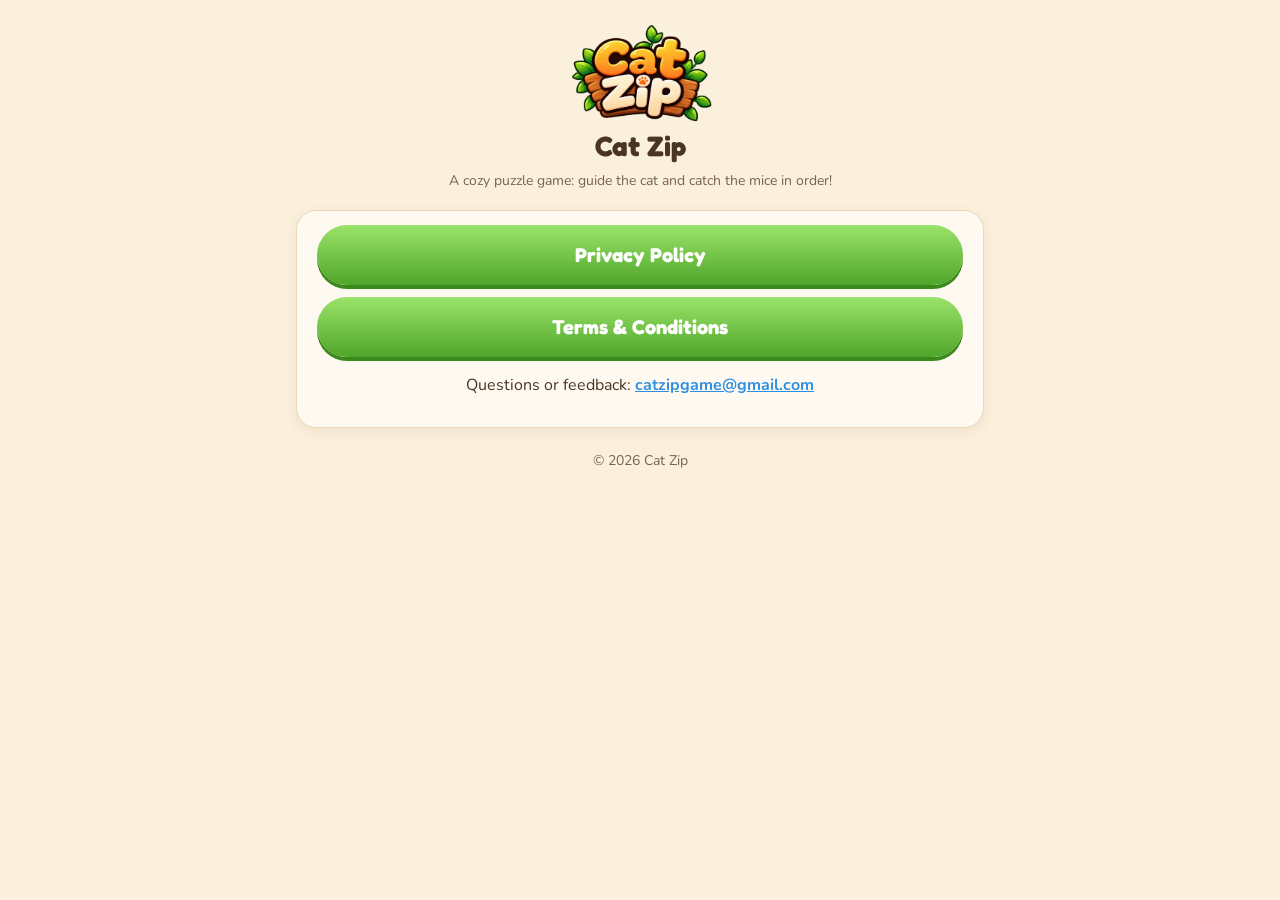
<file: index.html>
<!doctype html>
<html lang="en">
<head>
<meta charset="utf-8">
<meta name="viewport" content="width=device-width, initial-scale=1">
<title>Cat Zip</title>
<link rel="preconnect" href="https://fonts.googleapis.com">
<link href="https://fonts.googleapis.com/css2?family=Fredoka:wght@600&family=Nunito:wght@400;700&display=swap" rel="stylesheet">
<link rel="stylesheet" href="style.css">
</head>
<body>
<div class="wrap">
  <header class="top">
    <img src="logo.webp" alt="Cat Zip" width="800" height="533">
    <h1>Cat Zip</h1>
    <p class="updated">A cozy puzzle game: guide the cat and catch the mice in order!</p>
  </header>
  <main class="card">
    <div class="links">
      <a href="privacy.html">Privacy Policy</a>
      <a href="terms.html">Terms &amp; Conditions</a>
    </div>
    <p style="text-align:center;margin-top:16px">Questions or feedback: <a href="mailto:catzipgame@gmail.com">catzipgame@gmail.com</a></p>
  </main>
  <p class="foot">&copy; 2026 Cat Zip</p>
</div>
</body>
</html>
</file>
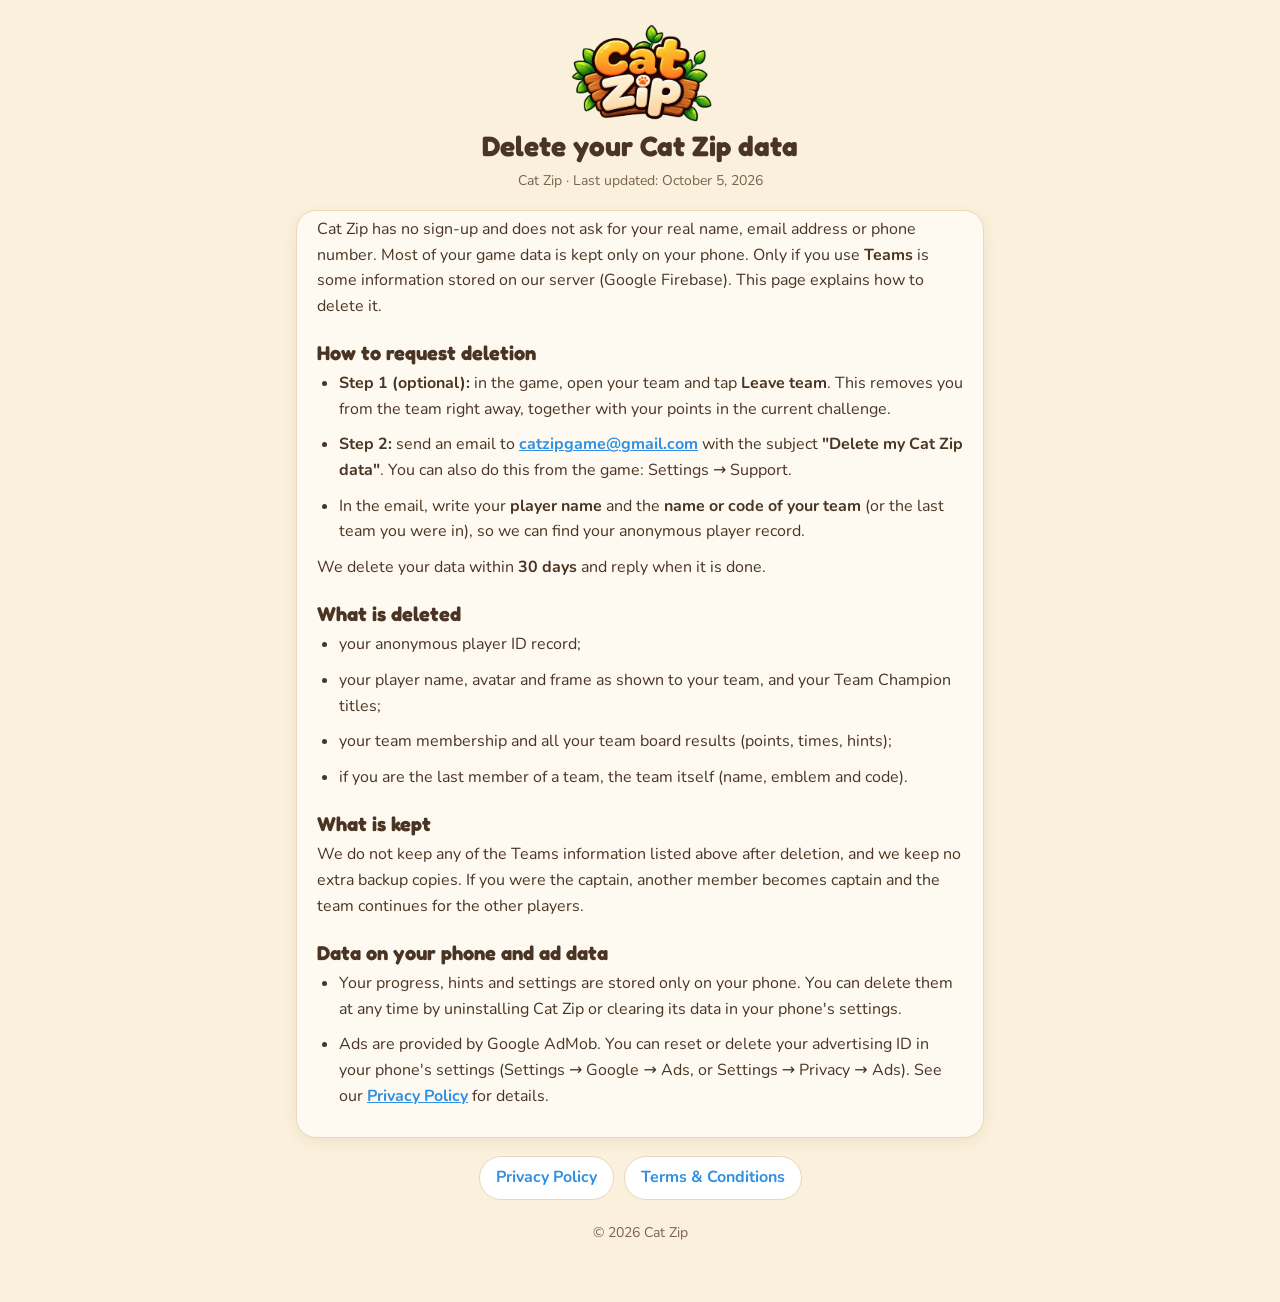
<file: delete-data.html>
<!doctype html>
<html lang="en">
<head>
<meta charset="utf-8">
<meta name="viewport" content="width=device-width, initial-scale=1">
<title>Cat Zip — Delete your data</title>
<link rel="preconnect" href="https://fonts.googleapis.com">
<link href="https://fonts.googleapis.com/css2?family=Fredoka:wght@600&family=Nunito:wght@400;700&display=swap" rel="stylesheet">
<link rel="stylesheet" href="style.css">
</head>
<body>
<div class="wrap">
  <header class="top">
    <img src="logo.webp" alt="Cat Zip" width="800" height="533">
    <h1>Delete your Cat Zip data</h1>
    <p class="updated">Cat Zip · Last updated: October 5, 2026</p>
  </header>

  <main class="card">
    <p>Cat Zip has no sign-up and does not ask for your real name, email address or phone number. Most of your game data is kept only on your phone. Only if you use <b>Teams</b> is some information stored on our server (Google Firebase). This page explains how to delete it.</p>

    <h2>How to request deletion</h2>
    <ul>
      <li><b>Step 1 (optional):</b> in the game, open your team and tap <b>Leave team</b>. This removes you from the team right away, together with your points in the current challenge.</li>
      <li><b>Step 2:</b> send an email to <a href="mailto:catzipgame@gmail.com?subject=Delete%20my%20Cat%20Zip%20data">catzipgame@gmail.com</a> with the subject <b>"Delete my Cat Zip data"</b>. You can also do this from the game: Settings &rarr; Support.</li>
      <li>In the email, write your <b>player name</b> and the <b>name or code of your team</b> (or the last team you were in), so we can find your anonymous player record.</li>
    </ul>
    <p>We delete your data within <b>30 days</b> and reply when it is done.</p>

    <h2>What is deleted</h2>
    <ul>
      <li>your anonymous player ID record;</li>
      <li>your player name, avatar and frame as shown to your team, and your Team Champion titles;</li>
      <li>your team membership and all your team board results (points, times, hints);</li>
      <li>if you are the last member of a team, the team itself (name, emblem and code).</li>
    </ul>

    <h2>What is kept</h2>
    <p>We do not keep any of the Teams information listed above after deletion, and we keep no extra backup copies. If you were the captain, another member becomes captain and the team continues for the other players.</p>

    <h2>Data on your phone and ad data</h2>
    <ul>
      <li>Your progress, hints and settings are stored only on your phone. You can delete them at any time by uninstalling Cat Zip or clearing its data in your phone's settings.</li>
      <li>Ads are provided by Google AdMob. You can reset or delete your advertising ID in your phone's settings (Settings &rarr; Google &rarr; Ads, or Settings &rarr; Privacy &rarr; Ads). See our <a href="privacy.html">Privacy Policy</a> for details.</li>
    </ul>
  </main>

  <nav class="nav"><a href="privacy.html">Privacy Policy</a><a href="terms.html">Terms &amp; Conditions</a></nav>
  <p class="foot">&copy; 2026 Cat Zip</p>
</div>
</body>
</html>
</file>
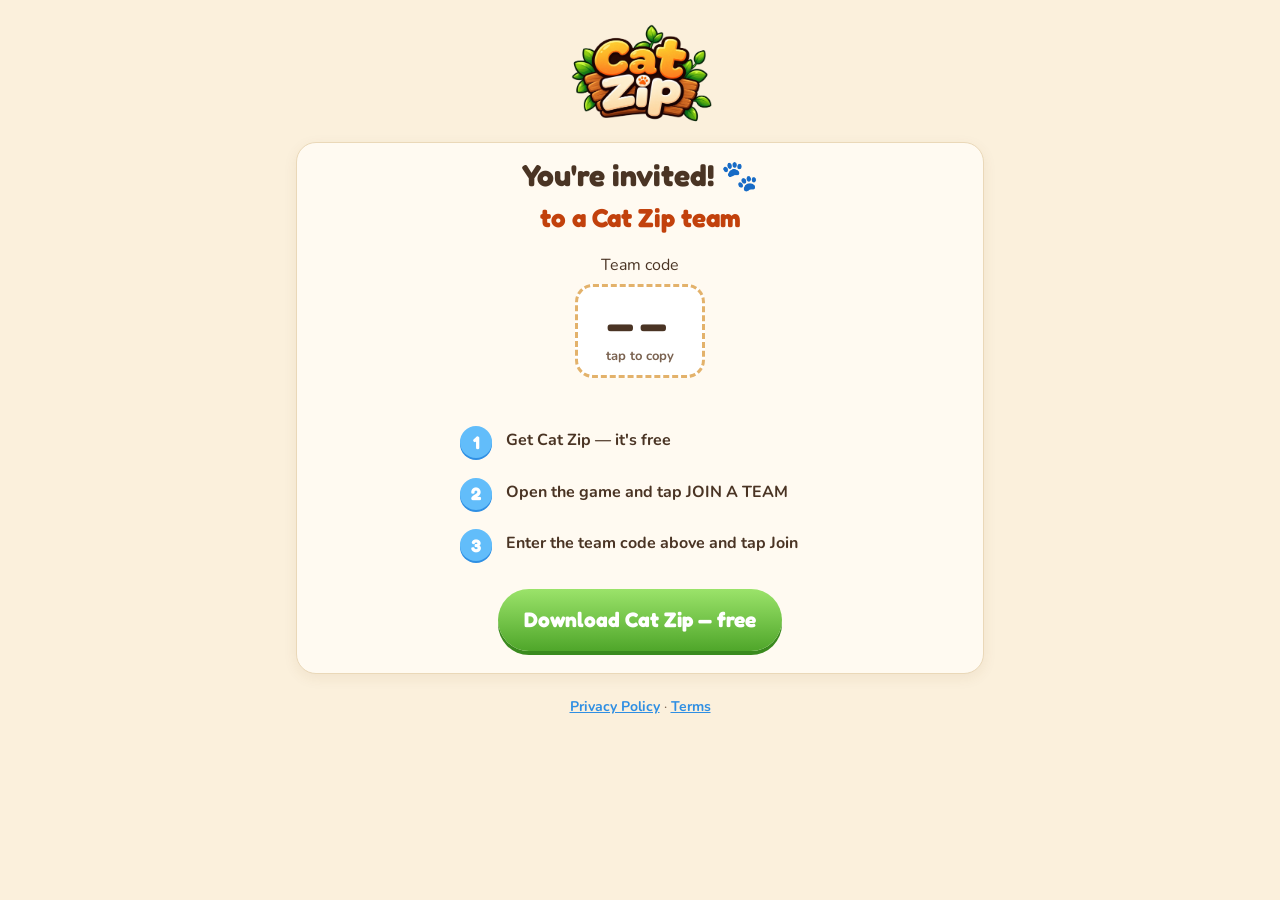
<file: join.html>
<!doctype html>
<html lang="en">
<head>
<meta charset="utf-8">
<meta name="viewport" content="width=device-width, initial-scale=1">
<title>Join my Cat Zip team!</title>
<meta name="description" content="You're invited to a Cat Zip team. Get the game (Google Play / App Store) and join with the team code.">
<meta property="og:title" content="Join my Cat Zip team! 🐾">
<meta property="og:description" content="Get Cat Zip, tap JOIN A TEAM and enter the team code.">
<meta property="og:image" content="https://gagibog.github.io/cat-zip-app-webpage/logo.webp">
<link rel="preconnect" href="https://fonts.googleapis.com">
<link href="https://fonts.googleapis.com/css2?family=Fredoka:wght@600;700&family=Nunito:wght@400;700;800&display=swap" rel="stylesheet">
<link rel="stylesheet" href="style.css">
<style>
  .invite{ text-align:center; padding-top:14px; }
  .invite h1{ font-size:30px; margin:0 0 4px; }
  .team{ font-family:"Fredoka",sans-serif; font-weight:700; font-size:26px; color:#c2410c; margin:2px 0 14px; word-break:break-word; }
  .ticket{ display:inline-block; margin:6px auto 4px; padding:12px 28px 10px; border:3px dashed #e3b26b; border-radius:18px; background:#fff;
    font-family:"Fredoka",sans-serif; font-weight:700; font-size:40px; letter-spacing:6px; color:var(--ink); cursor:pointer; }
  .ticket small{ display:block; font-family:"Nunito",sans-serif; font-weight:700; font-size:13px; letter-spacing:0; color:var(--soft); }
  .steps{ text-align:left; max-width:360px; margin:18px auto 6px; padding:0; list-style:none; counter-reset:s; }
  .steps li{ counter-increment:s; position:relative; padding:8px 0 8px 46px; font-weight:700; }
  .steps li::before{ content:counter(s); position:absolute; left:0; top:6px; width:32px; height:32px; border-radius:50%; background:#62bdfa;
    color:#fff; font-family:"Fredoka",sans-serif; font-size:18px; display:flex; align-items:center; justify-content:center; box-shadow:0 2px 0 #2f8fe3; }
  .play{ display:inline-block; margin:14px auto 4px; padding:14px 26px; border-radius:999px; text-decoration:none; color:#fff;
    font-family:"Fredoka",sans-serif; font-size:21px; background:linear-gradient(180deg,#9be36a,#4fa62a); box-shadow:0 4px 0 #3a8a1e; }
  .copied{ min-height:20px; font-size:14px; color:#3a8a1e; font-weight:800; }
</style>
</head>
<body>
<div class="wrap">
  <header class="top"><img src="logo.webp" alt="Cat Zip" width="800" height="533"></header>
  <main class="card invite">
    <h1>You're invited! 🐾</h1>
    <div class="team" id="team">to a Cat Zip team</div>
    <div>Team code</div>
    <button class="ticket" id="code" type="button">——<small>tap to copy</small></button>
    <div class="copied" id="copied"></div>
    <ol class="steps">
      <li>Get <b>Cat Zip</b> — it's free</li>
      <li>Open the game and tap <b>JOIN A TEAM</b></li>
      <li>Enter the team code above and tap <b>Join</b></li>
    </ol>
    <a class="play" id="get" href="https://play.google.com/store/apps/details?id=com.catzipgame.app">Download Cat Zip — free</a>
  </main>
  <p class="foot"><a href="privacy.html">Privacy Policy</a> · <a href="terms.html">Terms</a></p>
</div>
<script>
  (function () {
    var q = new URLSearchParams(location.search);
    var code = (q.get("code") || "").toUpperCase().replace(/[^A-Z0-9]/g, "").slice(0, 8);
    var team = (q.get("team") || "").slice(0, 30);
    if (team) document.getElementById("team").textContent = "“" + team + "”";
    var btn = document.getElementById("code");
    if (code) btn.firstChild.textContent = code;
    // one smart button: App Store on iPhone/iPad, Google Play everywhere else
    var ua = navigator.userAgent || "";
    var ios = /iPhone|iPad|iPod/i.test(ua) || (/Macintosh/.test(ua) && navigator.maxTouchPoints > 1);
    if (ios) document.getElementById("get").href = "https://apps.apple.com/app/id6829459163";
    btn.addEventListener("click", function () {
      if (!code) return;
      var done = function () { document.getElementById("copied").textContent = "Copied! ✓"; };
      if (navigator.clipboard) navigator.clipboard.writeText(code).then(done, function () {});
    });
  })();
</script>
</body>
</html>
</file>
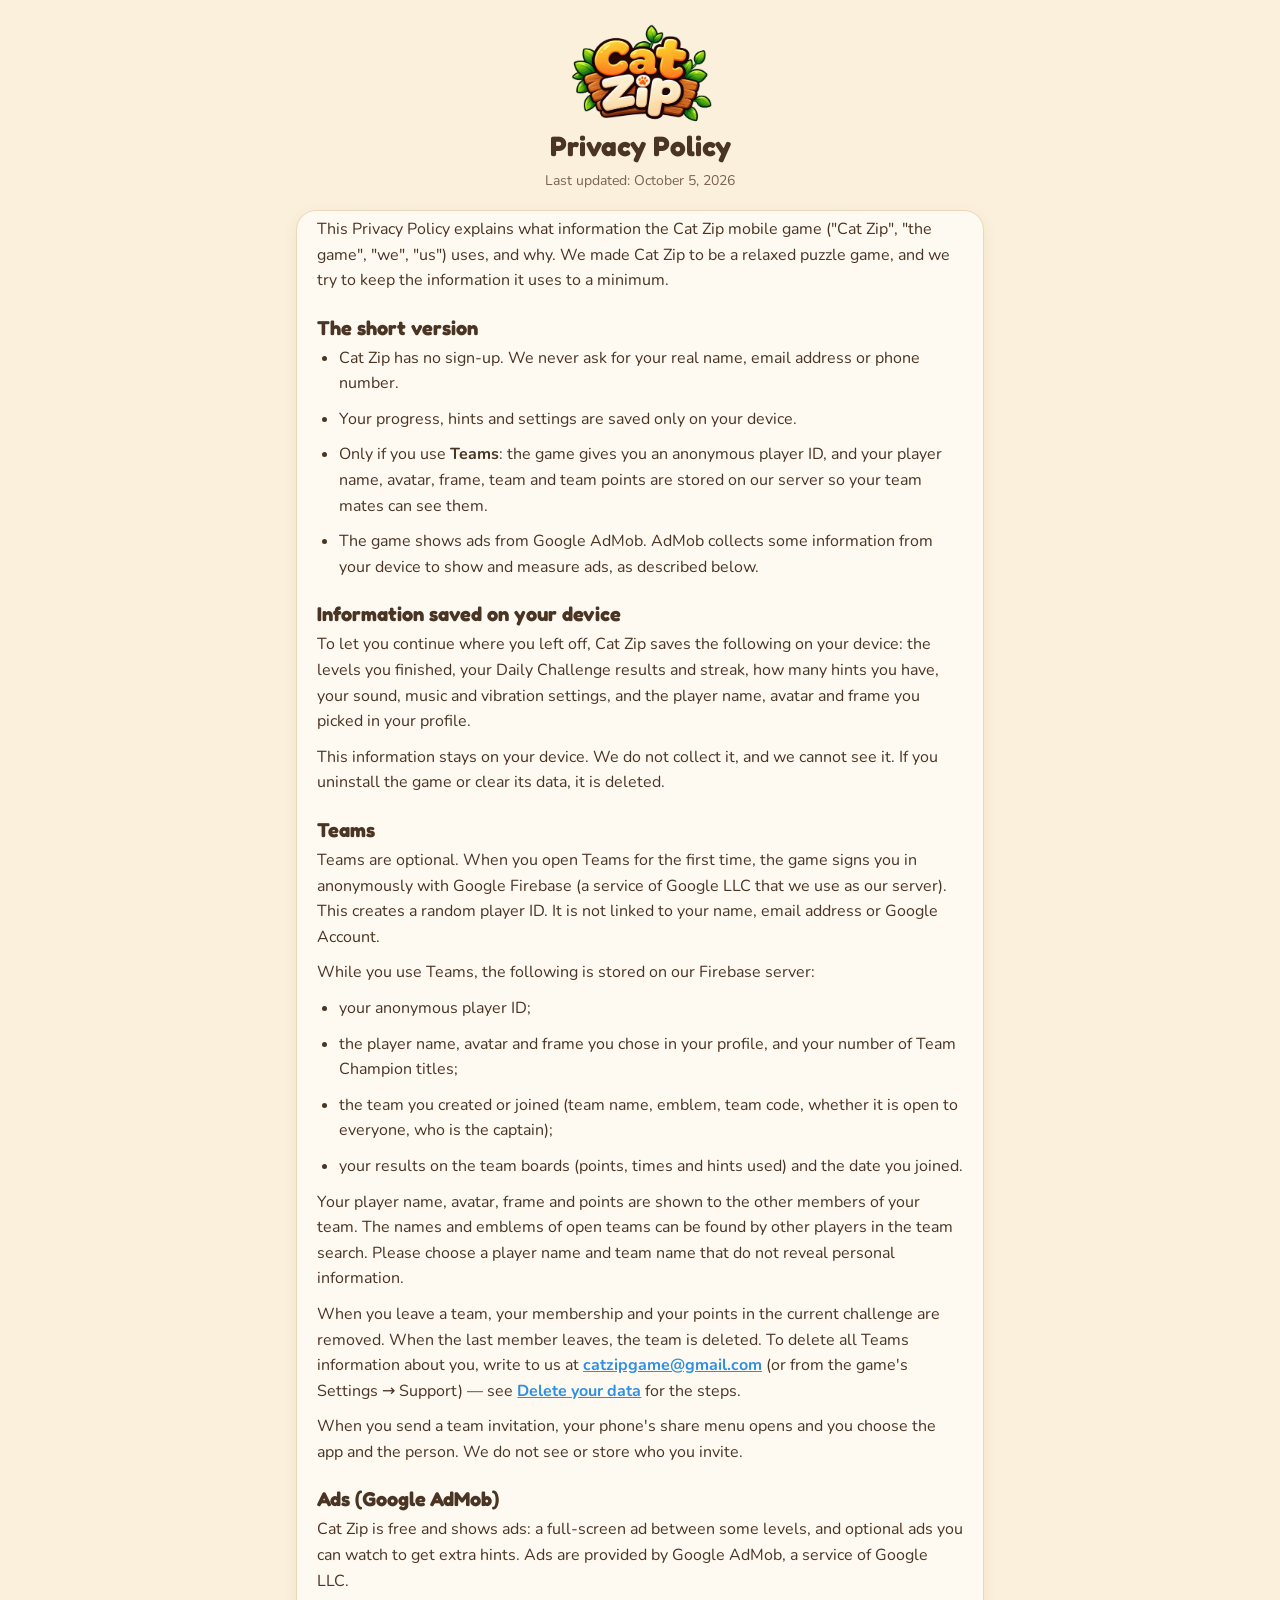
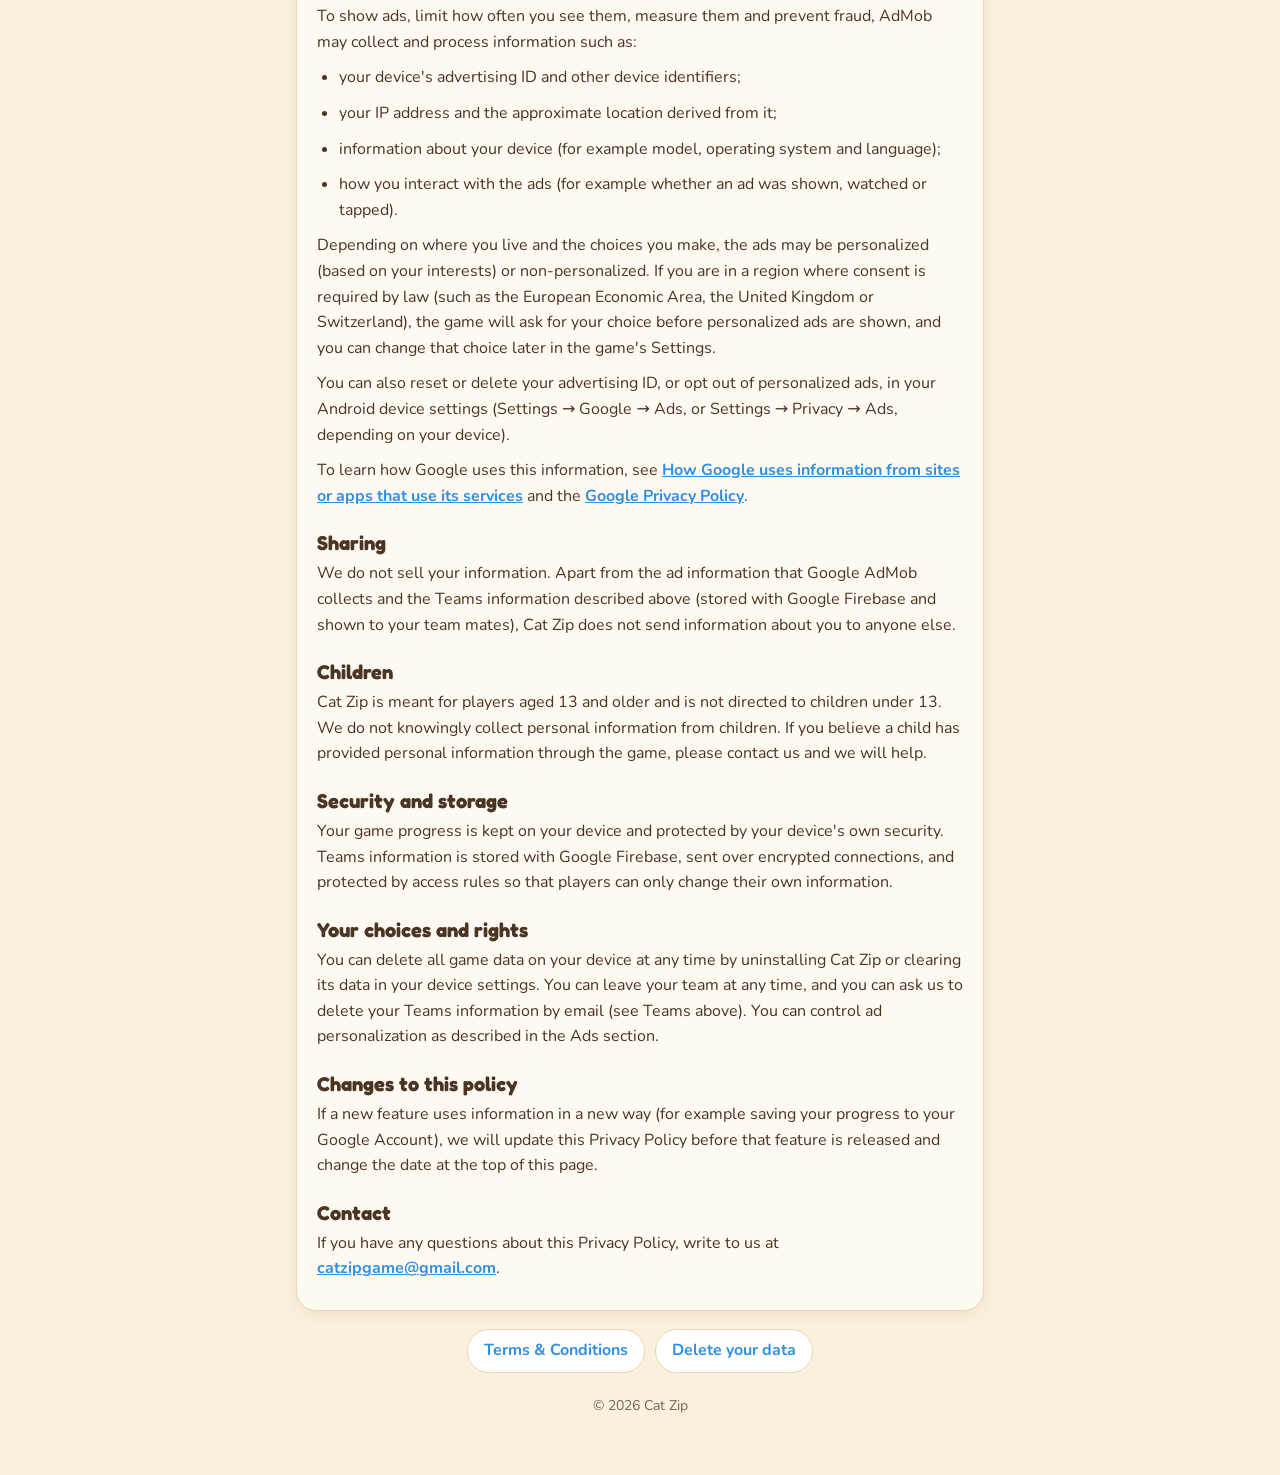
<file: privacy.html>
<!doctype html>
<html lang="en">
<head>
<meta charset="utf-8">
<meta name="viewport" content="width=device-width, initial-scale=1">
<title>Cat Zip — Privacy Policy</title>
<link rel="preconnect" href="https://fonts.googleapis.com">
<link href="https://fonts.googleapis.com/css2?family=Fredoka:wght@600&family=Nunito:wght@400;700&display=swap" rel="stylesheet">
<link rel="stylesheet" href="style.css">
</head>
<body>
<div class="wrap">
  <header class="top">
    <img src="logo.webp" alt="Cat Zip" width="800" height="533">
    <h1>Privacy Policy</h1>
    <p class="updated">Last updated: October 5, 2026</p>
  </header>

  <main class="card">
    <p>This Privacy Policy explains what information the Cat Zip mobile game ("Cat Zip", "the game", "we", "us") uses, and why. We made Cat Zip to be a relaxed puzzle game, and we try to keep the information it uses to a minimum.</p>

    <h2>The short version</h2>
    <ul>
      <li>Cat Zip has no sign-up. We never ask for your real name, email address or phone number.</li>
      <li>Your progress, hints and settings are saved only on your device.</li>
      <li>Only if you use <b>Teams</b>: the game gives you an anonymous player ID, and your player name, avatar, frame, team and team points are stored on our server so your team mates can see them.</li>
      <li>The game shows ads from Google AdMob. AdMob collects some information from your device to show and measure ads, as described below.</li>
    </ul>

    <h2>Information saved on your device</h2>
    <p>To let you continue where you left off, Cat Zip saves the following on your device: the levels you finished, your Daily Challenge results and streak, how many hints you have, your sound, music and vibration settings, and the player name, avatar and frame you picked in your profile.</p>
    <p>This information stays on your device. We do not collect it, and we cannot see it. If you uninstall the game or clear its data, it is deleted.</p>

    <h2>Teams</h2>
    <p>Teams are optional. When you open Teams for the first time, the game signs you in anonymously with Google Firebase (a service of Google LLC that we use as our server). This creates a random player ID. It is not linked to your name, email address or Google Account.</p>
    <p>While you use Teams, the following is stored on our Firebase server:</p>
    <ul>
      <li>your anonymous player ID;</li>
      <li>the player name, avatar and frame you chose in your profile, and your number of Team Champion titles;</li>
      <li>the team you created or joined (team name, emblem, team code, whether it is open to everyone, who is the captain);</li>
      <li>your results on the team boards (points, times and hints used) and the date you joined.</li>
    </ul>
    <p>Your player name, avatar, frame and points are shown to the other members of your team. The names and emblems of open teams can be found by other players in the team search. Please choose a player name and team name that do not reveal personal information.</p>
    <p>When you leave a team, your membership and your points in the current challenge are removed. When the last member leaves, the team is deleted. To delete all Teams information about you, write to us at <a href="mailto:catzipgame@gmail.com">catzipgame@gmail.com</a> (or from the game's Settings &rarr; Support) — see <a href="delete-data.html">Delete your data</a> for the steps.</p>
    <p>When you send a team invitation, your phone's share menu opens and you choose the app and the person. We do not see or store who you invite.</p>

    <h2>Ads (Google AdMob)</h2>
    <p>Cat Zip is free and shows ads: a full-screen ad between some levels, and optional ads you can watch to get extra hints. Ads are provided by Google AdMob, a service of Google LLC.</p>
    <p>To show ads, limit how often you see them, measure them and prevent fraud, AdMob may collect and process information such as:</p>
    <ul>
      <li>your device's advertising ID and other device identifiers;</li>
      <li>your IP address and the approximate location derived from it;</li>
      <li>information about your device (for example model, operating system and language);</li>
      <li>how you interact with the ads (for example whether an ad was shown, watched or tapped).</li>
    </ul>
    <p>Depending on where you live and the choices you make, the ads may be personalized (based on your interests) or non-personalized. If you are in a region where consent is required by law (such as the European Economic Area, the United Kingdom or Switzerland), the game will ask for your choice before personalized ads are shown, and you can change that choice later in the game's Settings.</p>
    <p>You can also reset or delete your advertising ID, or opt out of personalized ads, in your Android device settings (Settings &rarr; Google &rarr; Ads, or Settings &rarr; Privacy &rarr; Ads, depending on your device).</p>
    <p>To learn how Google uses this information, see <a href="https://policies.google.com/technologies/partner-sites" target="_blank" rel="noopener">How Google uses information from sites or apps that use its services</a> and the <a href="https://policies.google.com/privacy" target="_blank" rel="noopener">Google Privacy Policy</a>.</p>

    <h2>Sharing</h2>
    <p>We do not sell your information. Apart from the ad information that Google AdMob collects and the Teams information described above (stored with Google Firebase and shown to your team mates), Cat Zip does not send information about you to anyone else.</p>

    <h2>Children</h2>
    <p>Cat Zip is meant for players aged 13 and older and is not directed to children under 13. We do not knowingly collect personal information from children. If you believe a child has provided personal information through the game, please contact us and we will help.</p>

    <h2>Security and storage</h2>
    <p>Your game progress is kept on your device and protected by your device's own security. Teams information is stored with Google Firebase, sent over encrypted connections, and protected by access rules so that players can only change their own information.</p>

    <h2>Your choices and rights</h2>
    <p>You can delete all game data on your device at any time by uninstalling Cat Zip or clearing its data in your device settings. You can leave your team at any time, and you can ask us to delete your Teams information by email (see Teams above). You can control ad personalization as described in the Ads section.</p>

    <h2>Changes to this policy</h2>
    <p>If a new feature uses information in a new way (for example saving your progress to your Google Account), we will update this Privacy Policy before that feature is released and change the date at the top of this page.</p>

    <h2>Contact</h2>
    <p>If you have any questions about this Privacy Policy, write to us at <a href="mailto:catzipgame@gmail.com">catzipgame@gmail.com</a>.</p>
  </main>

  <nav class="nav"><a href="terms.html">Terms &amp; Conditions</a><a href="delete-data.html">Delete your data</a></nav>
  <p class="foot">&copy; 2026 Cat Zip</p>
</div>
</body>
</html>
</file>
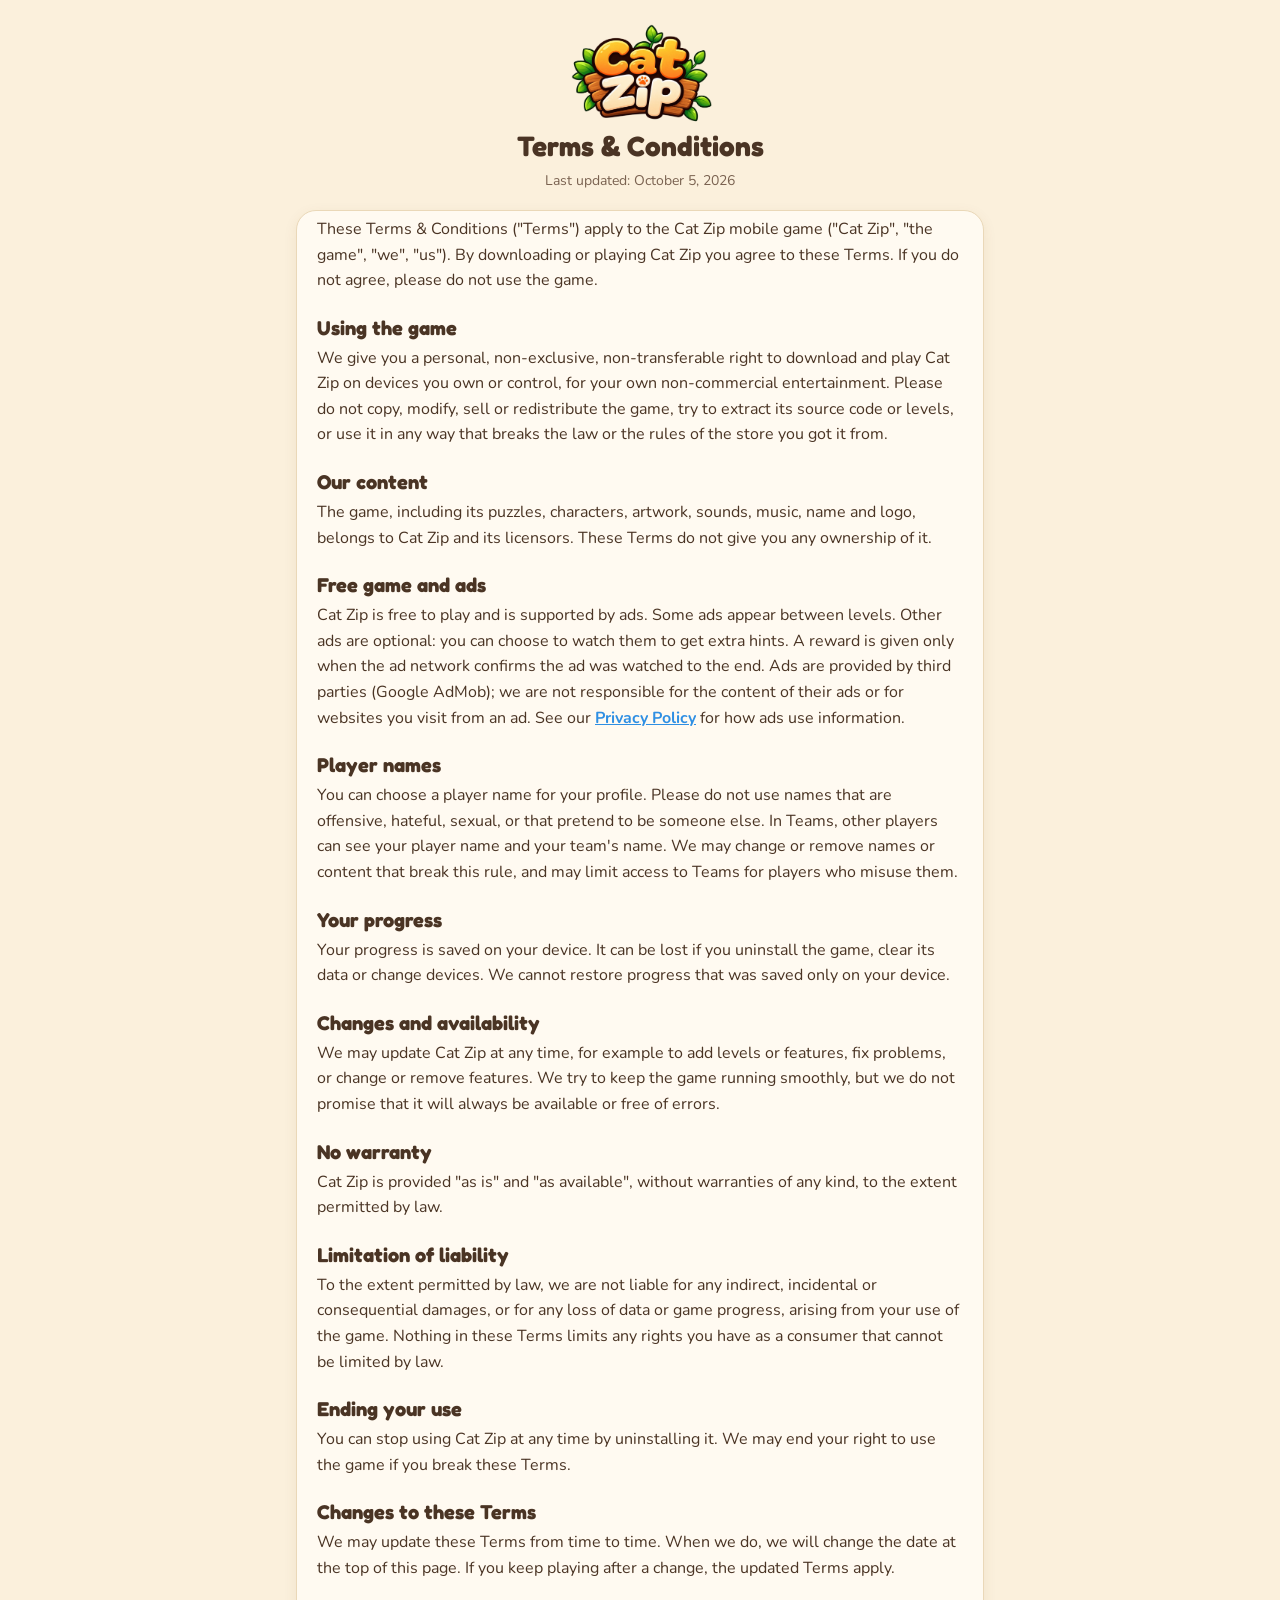
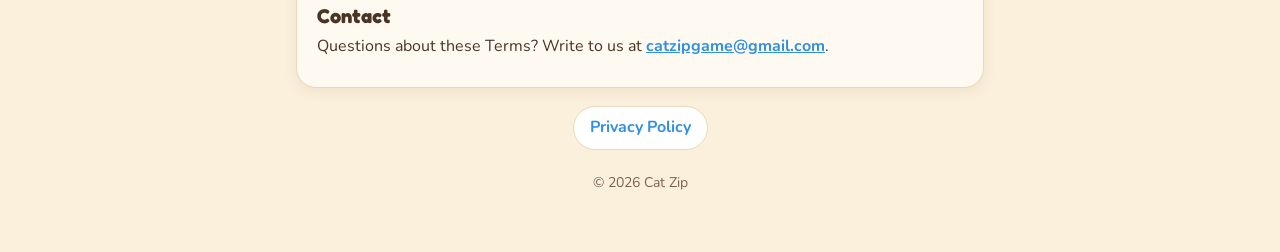
<file: terms.html>
<!doctype html>
<html lang="en">
<head>
<meta charset="utf-8">
<meta name="viewport" content="width=device-width, initial-scale=1">
<title>Cat Zip — Terms &amp; Conditions</title>
<link rel="preconnect" href="https://fonts.googleapis.com">
<link href="https://fonts.googleapis.com/css2?family=Fredoka:wght@600&family=Nunito:wght@400;700&display=swap" rel="stylesheet">
<link rel="stylesheet" href="style.css">
</head>
<body>
<div class="wrap">
  <header class="top">
    <img src="logo.webp" alt="Cat Zip" width="800" height="533">
    <h1>Terms &amp; Conditions</h1>
    <p class="updated">Last updated: October 5, 2026</p>
  </header>

  <main class="card">
    <p>These Terms &amp; Conditions ("Terms") apply to the Cat Zip mobile game ("Cat Zip", "the game", "we", "us"). By downloading or playing Cat Zip you agree to these Terms. If you do not agree, please do not use the game.</p>

    <h2>Using the game</h2>
    <p>We give you a personal, non-exclusive, non-transferable right to download and play Cat Zip on devices you own or control, for your own non-commercial entertainment. Please do not copy, modify, sell or redistribute the game, try to extract its source code or levels, or use it in any way that breaks the law or the rules of the store you got it from.</p>

    <h2>Our content</h2>
    <p>The game, including its puzzles, characters, artwork, sounds, music, name and logo, belongs to Cat Zip and its licensors. These Terms do not give you any ownership of it.</p>

    <h2>Free game and ads</h2>
    <p>Cat Zip is free to play and is supported by ads. Some ads appear between levels. Other ads are optional: you can choose to watch them to get extra hints. A reward is given only when the ad network confirms the ad was watched to the end. Ads are provided by third parties (Google AdMob); we are not responsible for the content of their ads or for websites you visit from an ad. See our <a href="privacy.html">Privacy Policy</a> for how ads use information.</p>

    <h2>Player names</h2>
    <p>You can choose a player name for your profile. Please do not use names that are offensive, hateful, sexual, or that pretend to be someone else. In Teams, other players can see your player name and your team's name. We may change or remove names or content that break this rule, and may limit access to Teams for players who misuse them.</p>

    <h2>Your progress</h2>
    <p>Your progress is saved on your device. It can be lost if you uninstall the game, clear its data or change devices. We cannot restore progress that was saved only on your device.</p>

    <h2>Changes and availability</h2>
    <p>We may update Cat Zip at any time, for example to add levels or features, fix problems, or change or remove features. We try to keep the game running smoothly, but we do not promise that it will always be available or free of errors.</p>

    <h2>No warranty</h2>
    <p>Cat Zip is provided "as is" and "as available", without warranties of any kind, to the extent permitted by law.</p>

    <h2>Limitation of liability</h2>
    <p>To the extent permitted by law, we are not liable for any indirect, incidental or consequential damages, or for any loss of data or game progress, arising from your use of the game. Nothing in these Terms limits any rights you have as a consumer that cannot be limited by law.</p>

    <h2>Ending your use</h2>
    <p>You can stop using Cat Zip at any time by uninstalling it. We may end your right to use the game if you break these Terms.</p>

    <h2>Changes to these Terms</h2>
    <p>We may update these Terms from time to time. When we do, we will change the date at the top of this page. If you keep playing after a change, the updated Terms apply.</p>

    <h2>Contact</h2>
    <p>Questions about these Terms? Write to us at <a href="mailto:catzipgame@gmail.com">catzipgame@gmail.com</a>.</p>
  </main>

  <nav class="nav"><a href="privacy.html">Privacy Policy</a></nav>
  <p class="foot">&copy; 2026 Cat Zip</p>
</div>
</body>
</html>
</file>
<file: style.css>
/* Cat Zip — legal pages (Privacy Policy, Terms). Plain, fast, readable on a phone. */
:root{
  --bg:#fbf0dc; --card:#fffaf1; --ink:#4a3424; --soft:#7a6250; --line:#ead8b8; --accent:#2f8fe3; --green:#4fa62a;
}
*{ box-sizing:border-box; }
html{ -webkit-text-size-adjust:100%; }
body{
  margin:0; background:var(--bg); color:var(--ink);
  font-family:"Nunito", system-ui, -apple-system, "Segoe UI", Roboto, sans-serif;
  font-size:16px; line-height:1.6;
}
.wrap{ max-width:720px; margin:0 auto; padding:20px 16px 48px; }
.top{ display:flex; flex-direction:column; align-items:center; gap:6px; margin:4px 0 18px; }
.top img{ width:150px; height:auto; }
h1, h2{ font-family:"Fredoka", "Nunito", sans-serif; line-height:1.2; }
h1{ font-size:28px; margin:0; text-align:center; }
.updated{ color:var(--soft); font-size:14px; margin:0; text-align:center; }
.card{ background:var(--card); border:1px solid var(--line); border-radius:20px; padding:6px 20px 18px; box-shadow:0 4px 14px rgba(120,80,30,.08); }
h2{ font-size:20px; margin:22px 0 6px; }
p, li{ margin:0 0 10px; }
ul{ padding-left:22px; margin:0 0 10px; }
a{ color:var(--accent); font-weight:700; }
.nav{ display:flex; gap:10px; justify-content:center; flex-wrap:wrap; margin:18px 0 0; }
.nav a{ text-decoration:none; background:#fff; border:1px solid var(--line); border-radius:999px; padding:8px 16px; }
.links{ display:flex; flex-direction:column; gap:12px; margin:8px 0 4px; }
.links a{ display:block; text-align:center; text-decoration:none; color:#fff; font-family:"Fredoka", sans-serif; font-size:20px;
  padding:14px; border-radius:999px; background:linear-gradient(180deg,#9be36a,#4fa62a); box-shadow:0 4px 0 #3a8a1e; }
.foot{ text-align:center; color:var(--soft); font-size:14px; margin-top:22px; }
</file>
